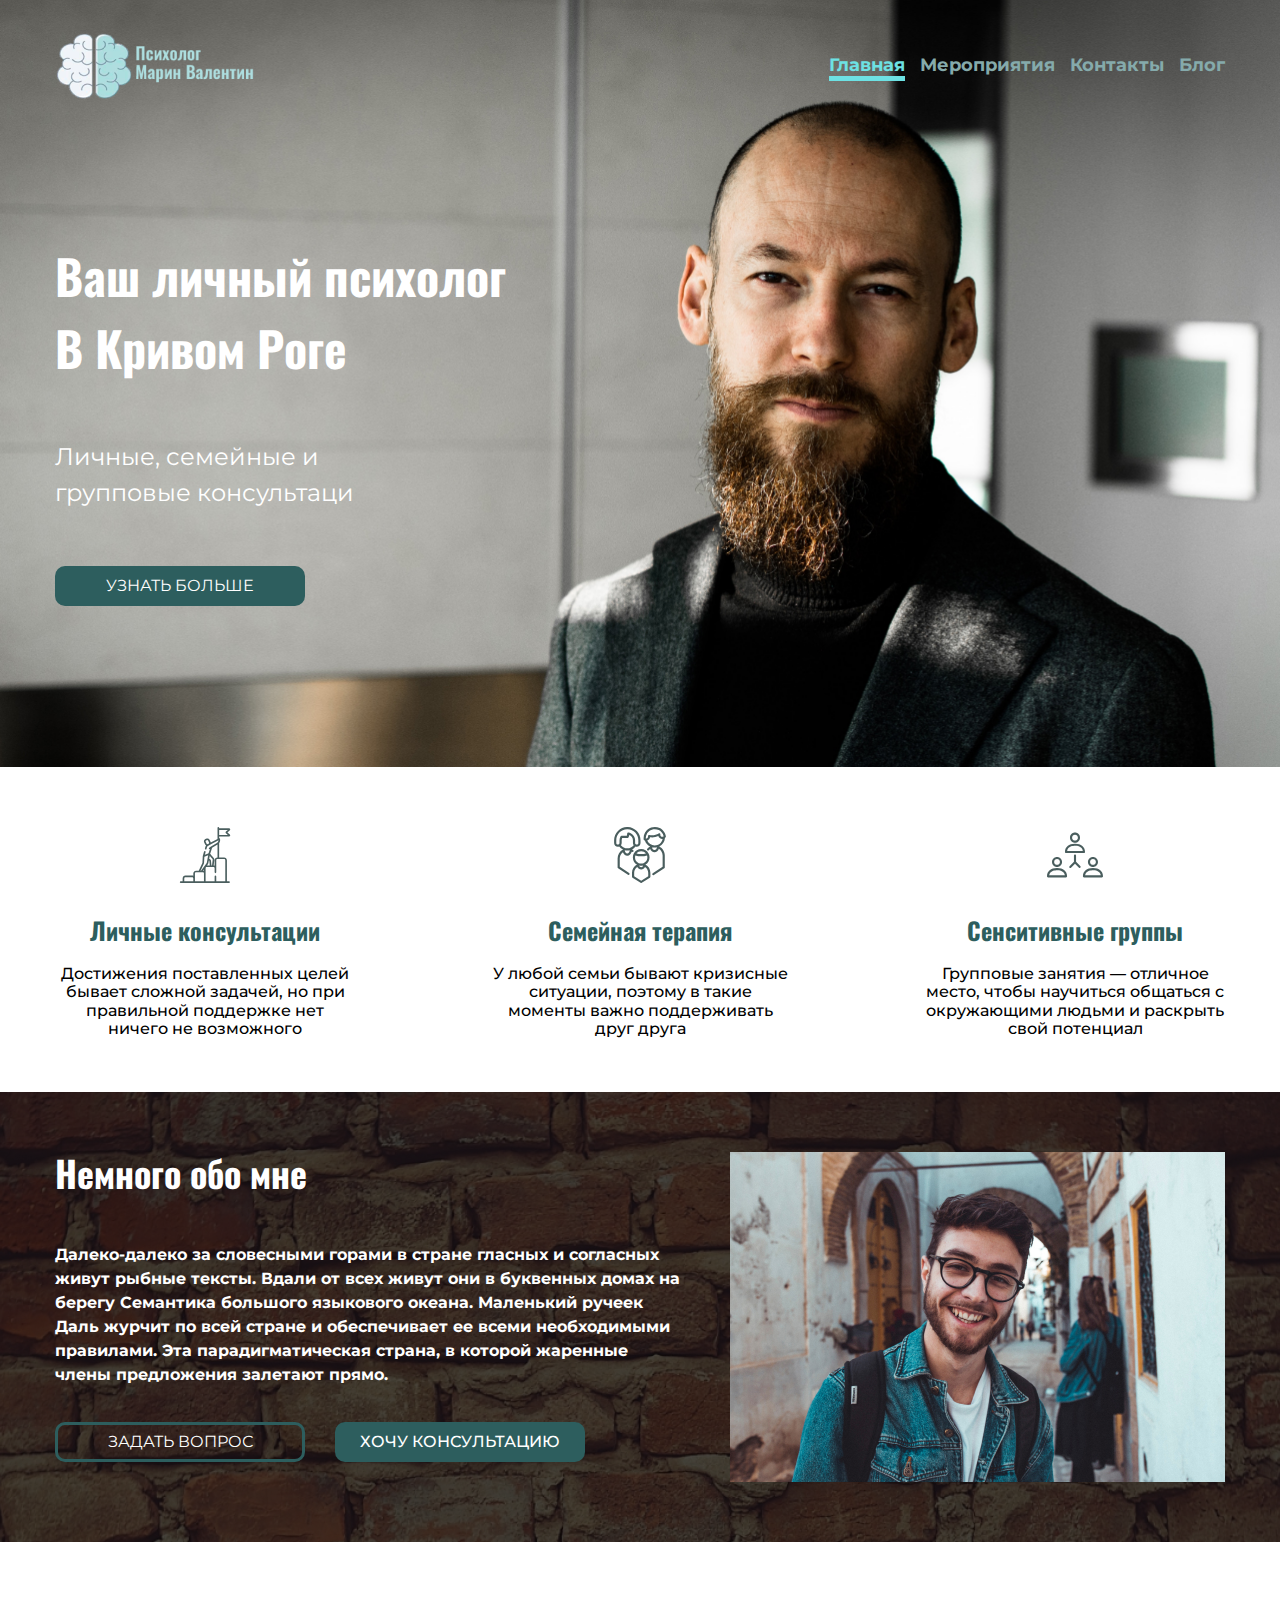
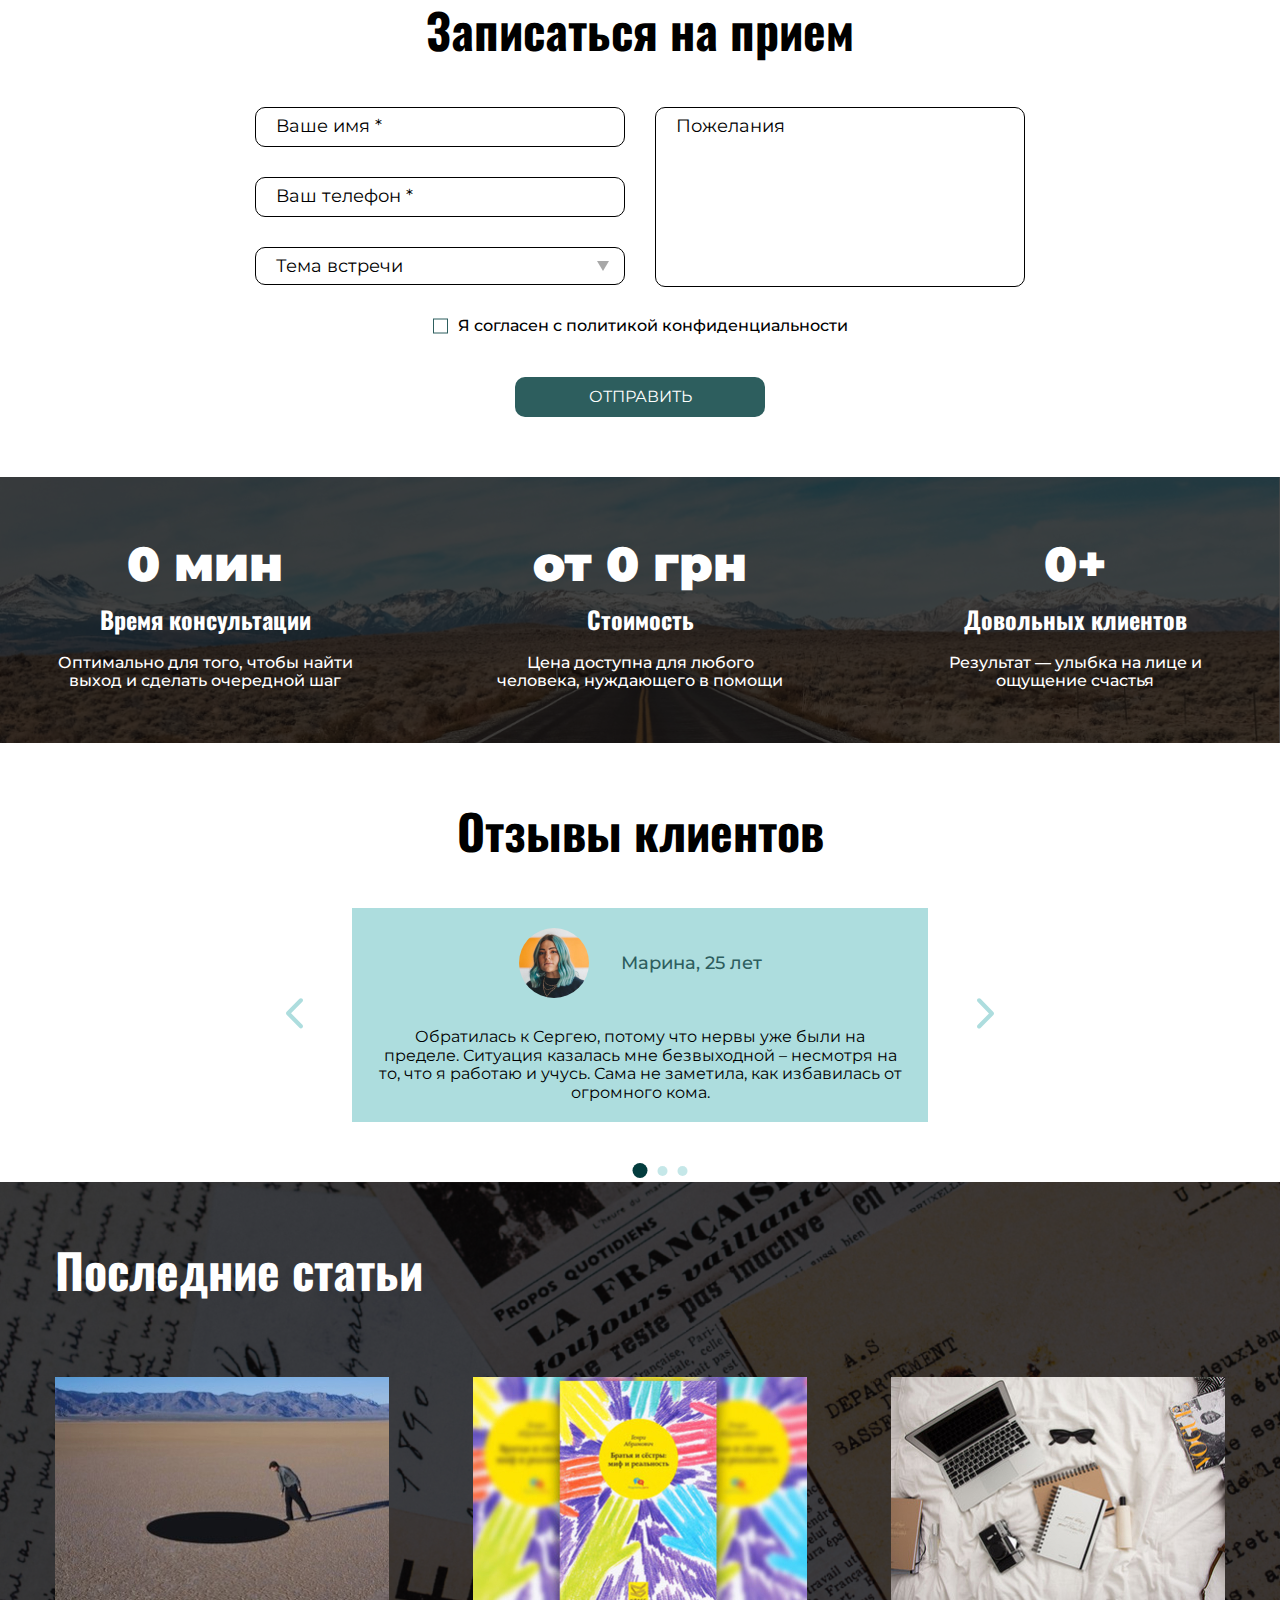
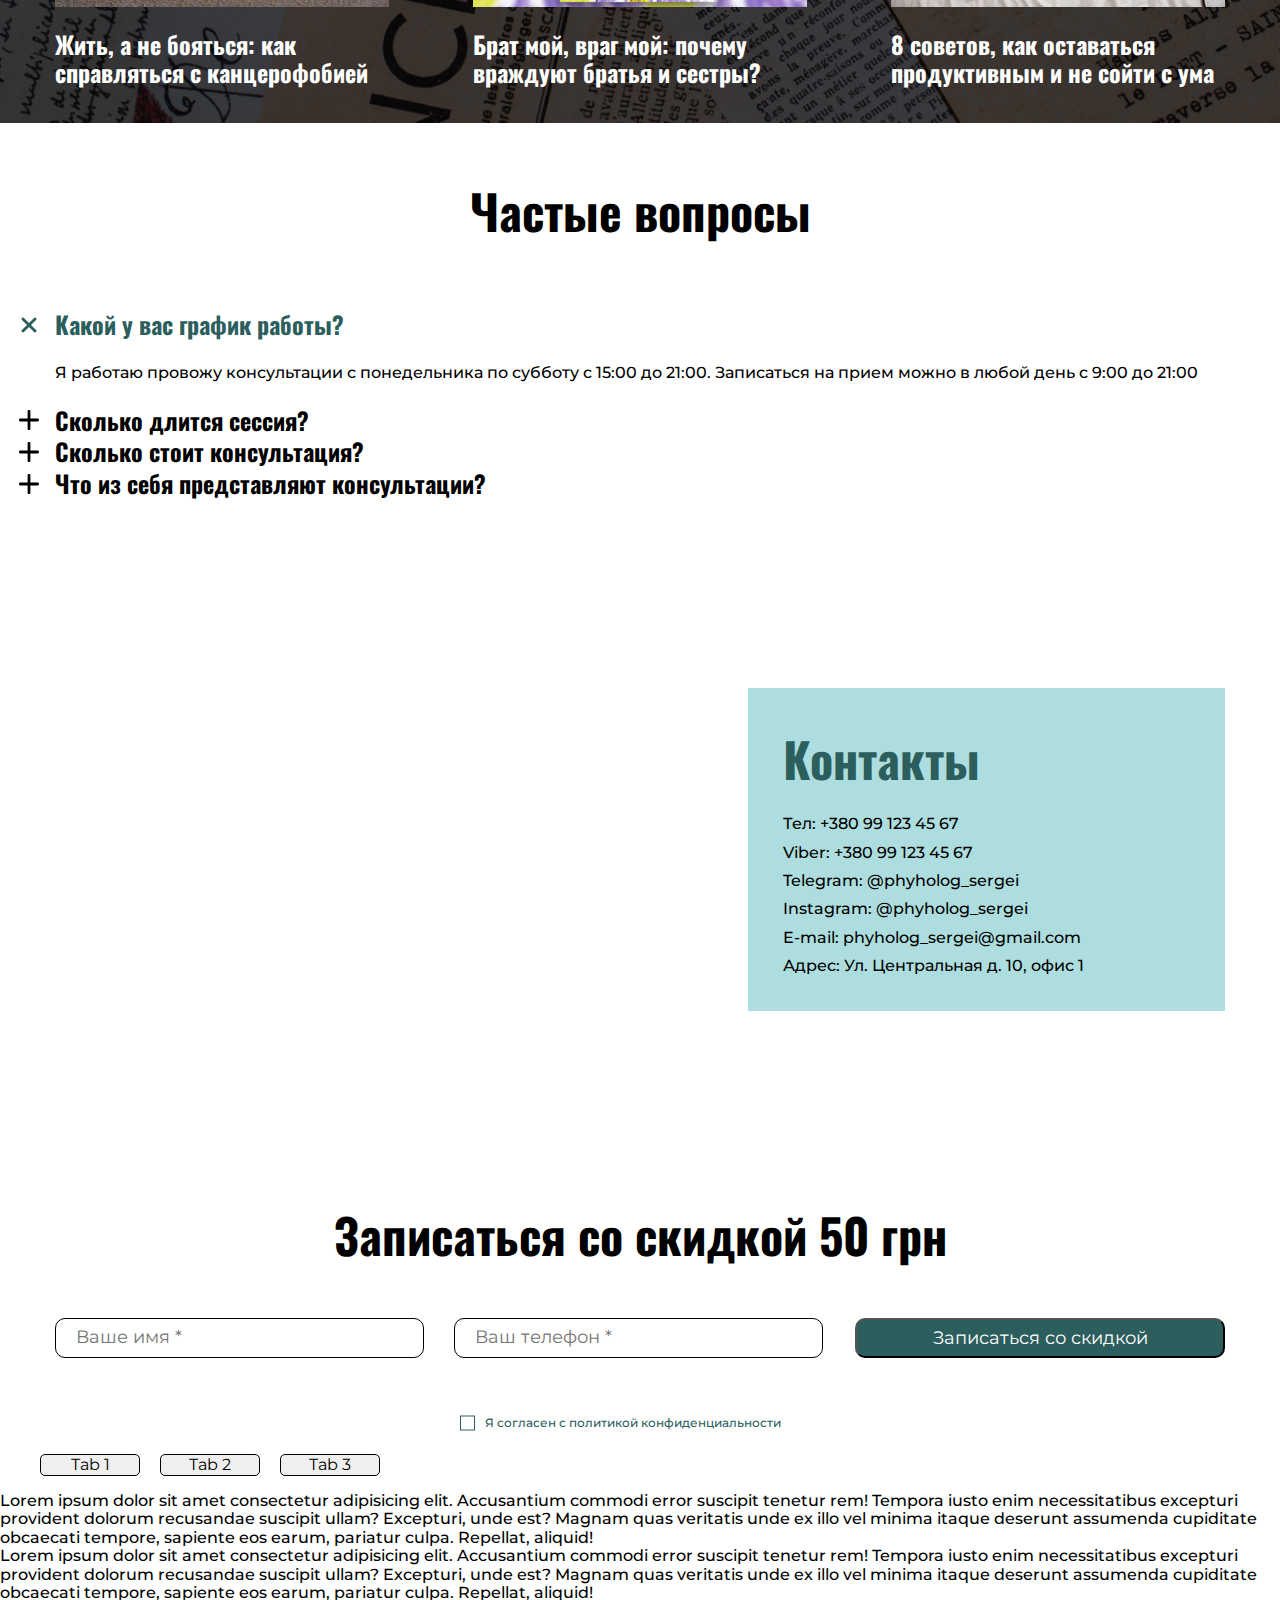
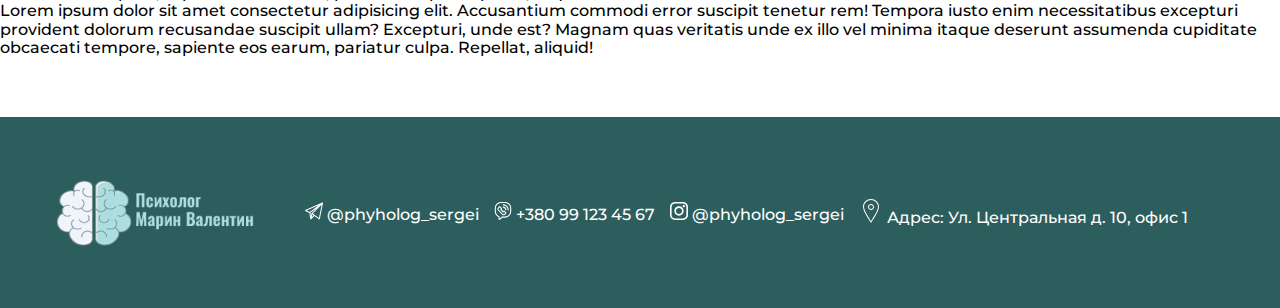
<file: index.html>
<!DOCTYPE html>
<html lang="ru">
  <head>
    <meta charset="UTF-8" />
    <meta http-equiv="X-UA-Compatible" content="IE=edge" />
    <meta name="viewport" content="width=device-width, initial-scale=1.0" />
    <title>First project</title>

    <link rel="stylesheet" href="css/normalize.css" />
    <link rel="stylesheet" href="css/style.css" />
    <link rel="stylesheet" href="css/dropdown.css" />
    <link rel="stylesheet" href="css/media.css" />
  </head>

  <body>
    <header class="header center">
      <a class="logo" href="#">
        <img src="img/logo.png" alt="лого моего сайта" />
      </a>
      <nav class="nav">
        <ul>
          <li><a href="#" class="nav__link nav__link--active">Главная</a></li>
          <li><a href="#" class="nav__link">Мероприятия</a></li>
          <li><a href="#contacts" class="nav__link">Контакты</a></li>
          <li><a href="#" class="nav__link">Блог</a></li>
        </ul>
      </nav>
    </header>
    <main>
      <div class="notification" id="test">
        Lorem ipsum dolor sit amet consectetur adipisicing elit. Id reiciendis
        quibusdam distinctio?
      </div>

      <section class="center offer">
        <h1 class="offer__title">Ваш личный психолог В Кривом Роге</h1>
        <p class="offer__desc">Личные, семейные и групповые консультаци</p>
        <button class="button">УЗНАТЬ больше</button>
      </section>

      <section class="center services">
        <article class="services__item">
          <div class="services__icon">
            <!-- <img src="img/goal.svg" alt="цель" /> -->
            <svg
              width="56"
              height="56"
              viewBox="0 0 56 56"
              fill="none"
              xmlns="http://www.w3.org/2000/svg"
            >
              <path
                d="M52.8375 7.52806L50.4445 5.42089L52.8375 3.31414C53.2096 2.98602 53.3369 2.4746 53.1622 2.01062C52.9866 1.5462 52.5529 1.24627 52.0569 1.24627H42.1542V0.820738C42.1542 0.367431 41.7868 0 41.3335 0C40.8801 0 40.5127 0.367431 40.5127 0.820738V11.8898L33.7721 15.55C33.7349 15.2535 33.646 14.9621 33.5055 14.6878L32.5557 12.8336C31.9037 11.5604 30.3374 11.0558 29.0651 11.7074L28.3307 12.0833C27.7137 12.3995 27.257 12.9361 27.0442 13.5958C26.8315 14.255 26.8883 14.9579 27.2045 15.5744L28.1542 17.429C28.376 17.8618 28.7037 18.2045 29.089 18.4446C28.5849 19.1235 28.3456 19.9583 28.0995 20.8256L27.9227 21.452C27.7992 21.8882 28.053 22.3419 28.4892 22.465C28.5635 22.4863 28.6387 22.4962 28.7126 22.4962C29.0707 22.4962 29.3996 22.2603 29.5022 21.8985L29.6791 21.2734C30.0388 20.0049 30.2597 19.3256 30.9629 18.9436L32.2237 18.2588L32.3792 18.1793C32.4309 18.1528 32.4792 18.1229 32.5284 18.0934L41.5142 13.2138C41.4574 14.3371 40.8528 15.3983 39.8573 16.0029L34.0139 19.5533C34.0071 19.5571 34.0002 19.561 33.9938 19.5653L32.175 20.6701C31.7879 20.9055 31.6645 21.4105 31.8999 21.7981C32.1216 22.1633 32.583 22.2932 32.9594 22.1099L31.5794 26.2816L30.5707 26.6951L27.8278 27.8192L28.6182 25.025C28.7413 24.5888 28.4879 24.1351 28.0517 24.0116C27.615 23.8877 27.1617 24.1419 27.0383 24.5781L25.7894 28.9946C25.7732 29.0514 25.7625 29.1138 25.7599 29.1732L25.4331 35.1768C25.4233 35.4058 25.472 35.8386 25.366 36.0621L21.7361 43.6986H19.0983C17.553 43.6986 16.296 44.9556 16.296 46.5005V48.8696C15.9423 48.7077 15.5496 48.6171 15.1356 48.6171H8.43685C6.89193 48.6171 5.63497 49.8736 5.63497 51.419V54.3584H3.66452C3.21121 54.3584 2.84378 54.7258 2.84378 55.1791C2.84378 55.6325 3.21121 55.9999 3.66452 55.9999H52.056C52.5093 55.9999 52.8768 55.6325 52.8768 55.1791C52.8768 54.7258 52.5093 54.3584 52.056 54.3584H49.9215V33.2034C49.9215 31.6584 48.6646 30.4015 47.1196 30.4015H42.1542V16.0832C43.0642 14.8498 43.4013 13.2331 42.9788 11.6967C42.9126 11.4553 42.7395 11.2571 42.5088 11.1592C42.3956 11.1109 42.2742 11.0896 42.1542 11.0943V9.59593H52.0565C52.5529 9.59593 52.9866 9.296 53.1617 8.83201C53.3369 8.36802 53.2096 7.85619 52.8375 7.52806V7.52806ZM28.6067 14.0999C28.6849 13.8577 28.8523 13.6603 29.0788 13.5445L29.8132 13.1686C29.9516 13.0976 30.0995 13.0639 30.2456 13.0639C30.5917 13.0639 30.9262 13.2531 31.0945 13.5817L32.0447 15.4364C32.2665 15.8696 32.1229 16.3947 31.7286 16.66L31.4611 16.8048L30.8967 17.0941C30.4297 17.3333 29.8547 17.1479 29.6154 16.6805L28.6652 14.8263C28.5494 14.5998 28.5285 14.3418 28.6067 14.0999V14.0999ZM26.9575 43.9511C26.6785 43.8238 26.3752 43.7405 26.0564 43.711L26.9575 42.5143V43.9511ZM30.8544 37.3378C31.2492 36.8649 31.3581 36.3124 31.4461 35.8672C31.4684 35.7613 31.8734 33.549 31.8734 33.549C31.8734 33.549 32.2566 33.7878 32.2968 33.8049C32.3246 33.8173 32.3442 33.8447 32.3472 33.8767L32.7937 38.4153H30.0431L30.8544 37.3378ZM35.7079 32.8077L35.0149 38.4115H34.4428L33.981 33.7161C33.922 33.1145 33.5537 32.5894 33.0141 32.3284L32.1887 31.805L32.7386 28.7574C32.7386 28.7574 35.0551 31.5093 35.1089 31.5794C35.5883 32.2028 35.7523 32.4523 35.7079 32.8077ZM26.8426 36.7798C27.0083 36.2808 27.0853 35.7728 27.0724 35.2563L27.3707 29.7807L31.1667 28.2251L30.4767 32.0472C30.4746 32.0575 30.4725 32.0682 30.4712 32.0784L29.9004 35.2388C29.826 35.566 29.7611 36.0625 29.5569 36.3321L24.0108 43.6986H23.5536L26.8426 36.7798ZM7.27645 51.4185C7.27645 50.7789 7.79683 50.2586 8.43685 50.2586H15.1356C15.7756 50.2586 16.2965 50.7789 16.2965 51.4185V54.3584H7.27645V51.4185ZM17.9375 51.4185V46.5005C17.9375 45.8605 18.4583 45.3401 19.0983 45.3401H25.7971C26.4371 45.3401 26.9575 45.8605 26.9575 46.5005V54.3584H17.9379V51.4185H17.9375ZM48.28 33.2034V54.3584H39.2605V49.4374C39.2605 48.9841 38.893 48.6167 38.4397 48.6167C37.986 48.6167 37.6186 48.9841 37.6186 49.4374V54.3584H28.599V41.2168C28.599 40.5772 29.1194 40.0568 29.7594 40.0568H36.4582C37.0982 40.0568 37.6186 40.5772 37.6186 41.2168V45.3311C37.6186 45.7845 37.986 46.1519 38.4393 46.1519C38.893 46.1519 39.26 45.7845 39.26 45.3311V33.2034C39.26 32.5633 39.7808 32.043 40.4209 32.043H41.3249C41.3275 32.043 41.3305 32.0434 41.3335 32.0434C41.336 32.0434 41.339 32.043 41.3416 32.043H47.1192C47.7592 32.043 48.28 32.5638 48.28 33.2034V33.2034ZM40.4209 30.4015C38.8759 30.4015 37.619 31.6584 37.619 33.2034V38.6678C37.325 38.5337 37.0046 38.4487 36.6675 38.4239L37.337 33.0098C37.4686 31.9545 36.9303 31.2551 36.4099 30.5784C36.3548 30.5066 33.1645 26.7186 33.1645 26.7186L35.1217 20.8013L40.5127 17.526V30.4015H40.4209ZM42.1542 7.95402V2.88818H50.8371L48.967 4.53478C48.7124 4.75908 48.5663 5.08208 48.5663 5.42131C48.5663 5.76055 48.7124 6.08354 48.967 6.30785L50.8371 7.95445H42.1542V7.95402Z"
                fill="#4A5E5E"
              />
            </svg>
          </div>
          <h2 class="services__title">Личные консультации</h2>
          <p class="services__desc">
            Достижения поставленных целей бывает сложной задачей, но при
            правильной поддержке нет ничего не возможного
          </p>
        </article>
        <article class="services__item">
          <div class="services__icon">
            <svg
              width="56"
              height="56"
              viewBox="0 0 56 56"
              fill="none"
              xmlns="http://www.w3.org/2000/svg"
            >
              <path
                d="M53.8726 9.20551C53.5014 7.16993 52.5714 5.27719 51.1829 3.73072C51.1802 3.72773 51.1776 3.72461 51.1749 3.72162C50.4637 2.91856 49.2851 1.81447 47.7097 1.11483L47.6738 1.09893C46.1533 0.369661 44.5216 0 42.8243 0C40.3142 0 37.9399 0.810265 35.9581 2.34341C35.9562 2.3449 35.9473 2.35197 35.9448 2.35374C34.2411 3.68411 33.1168 5.58515 32.9776 5.82733C32.9713 5.83793 32.9652 5.84866 32.9594 5.8594C32.0655 7.49814 31.5931 9.35569 31.5931 11.2313C31.5931 11.6208 31.6135 12.0151 31.654 12.4029C31.6917 12.7654 31.9086 13.0848 32.2313 13.2537C32.4357 13.3607 32.6494 13.4497 32.8689 13.5201C33.7438 16.1982 35.6548 18.3401 38.0842 19.5446C37.0428 20.0765 36.1075 20.7799 35.2984 21.64C34.8871 22.0773 34.9081 22.7654 35.3456 23.1768C35.7829 23.5881 36.471 23.567 36.8824 23.1296C37.2712 22.7162 37.6968 22.349 38.1557 22.0304C38.8139 23.8952 40.5103 25.2613 42.4397 25.2613H42.602C44.5347 25.2613 46.2294 23.7972 46.8487 21.8161C49.1446 23.2554 50.6134 25.8196 50.6134 28.5626V39.8561L40.7245 46.2729C40.2207 46.5997 40.0773 47.273 40.4043 47.7767C40.6125 48.0975 40.9613 48.2722 41.3173 48.2722C41.5202 48.2722 41.7253 48.2155 41.908 48.0969L52.2924 41.3587C52.6013 41.1582 52.7879 40.8149 52.7879 40.4466V28.5626C52.7879 24.7123 50.6384 21.2611 47.2414 19.539C50.4584 17.9335 52.7333 14.6929 52.9562 10.9187C53.263 10.6405 53.5298 10.3137 53.7432 9.94606C53.8733 9.72263 53.9191 9.45993 53.8726 9.20551ZM42.6021 23.087H42.4398C41.1387 23.087 40.0394 21.8258 40.0394 20.3329C40.0394 20.3142 40.0389 20.2958 40.038 20.2773C40.881 20.4989 41.7628 20.6162 42.6669 20.6162C43.4397 20.6162 44.1938 20.5301 44.9192 20.3668C44.8341 21.8368 43.7879 23.087 42.6021 23.087ZM42.6668 18.4417C39.3884 18.4417 36.4815 16.4888 35.2081 13.5614C36.7177 13.1344 37.8725 11.8536 38.116 10.2762C38.7647 10.3595 39.4221 10.4015 40.0816 10.4015C42.2931 10.4015 44.4235 9.93791 46.3315 9.05018C46.8232 10.7388 48.385 11.9763 50.2303 11.9763C50.3649 11.9763 50.4986 11.9695 50.6311 11.9562C49.8645 15.6501 46.5748 18.4417 42.6668 18.4417ZM50.2303 9.802C49.1908 9.802 48.345 8.95654 48.345 7.91714V7.31209C48.345 6.91647 48.1302 6.55211 47.7839 6.36062C47.4375 6.16899 47.0145 6.18082 46.6797 6.39133C44.7665 7.59232 42.485 8.22714 40.0815 8.22714C39.1416 8.22714 38.2079 8.12806 37.3064 7.93263C36.9853 7.86291 36.6496 7.94242 36.3936 8.14885C36.1377 8.35529 35.9888 8.66638 35.9888 8.99513V9.65468C35.9888 10.6939 35.1432 11.5395 34.1038 11.5395C34.0326 11.5395 33.9622 11.5356 33.8926 11.5279C33.8765 11.5254 33.8603 11.5234 33.8441 11.5217C33.8198 11.5185 33.7957 11.5145 33.7717 11.5103C33.7688 11.4171 33.7673 11.3241 33.7673 11.2314C33.7673 9.7229 34.1458 8.22958 34.8621 6.91198C34.8649 6.90668 34.8679 6.90152 34.8702 6.89758C34.8795 6.88086 35.8615 5.17838 37.2813 4.06899C37.2842 4.06668 37.2878 4.06396 37.2885 4.06342C38.8859 2.82764 40.8002 2.17448 42.8243 2.17448C44.1936 2.17448 45.5088 2.47224 46.7335 3.05949C46.7547 3.06968 46.7861 3.08395 46.8271 3.10203C48.0363 3.63912 48.9646 4.50837 49.5341 5.14862C49.5403 5.15596 49.5467 5.16316 49.5532 5.1705C50.5793 6.30897 51.2964 7.68053 51.6426 9.15985C51.287 9.56267 50.7727 9.802 50.2303 9.802ZM33.4068 37.6196C35.8705 36.1699 37.5277 33.4899 37.5277 30.4306C37.5277 29.0539 37.192 27.7538 36.5985 26.6083C36.5772 26.5602 36.5529 26.5144 36.5257 26.4709C35.1142 23.8677 32.3567 22.096 29.1931 22.096C26.0288 22.096 23.2707 23.8683 21.8596 26.4726C21.8333 26.515 21.8095 26.5597 21.7887 26.6065C21.1944 27.7524 20.8586 29.0531 20.8586 30.4306C20.8586 33.4894 22.515 36.1688 24.978 37.6186C21.9292 39.1947 19.998 42.3232 19.998 45.7855V49.751C19.998 50.1227 20.1879 50.4685 20.5014 50.6682L28.6093 55.8298C28.7875 55.9432 28.9903 55.9999 29.1932 55.9999C29.3949 55.9999 29.5966 55.9439 29.7739 55.8317L37.901 50.6971C38.218 50.4969 38.4093 50.1477 38.4075 49.7728L38.3884 45.7804C38.3718 42.3099 36.4426 39.1917 33.4068 37.6196ZM29.1931 24.2704C31.0855 24.2704 32.7811 25.128 33.9121 26.4751C32.447 26.8949 30.8404 27.1138 29.1933 27.1138C27.5458 27.1138 25.9389 26.8949 24.474 26.4751C25.605 25.128 27.3007 24.2704 29.1931 24.2704ZM23.0329 30.4306C23.0329 29.7243 23.1524 29.0452 23.3722 28.4128C25.1663 28.9874 27.1572 29.2883 29.1933 29.2883C31.2289 29.2883 33.2195 28.9874 35.0139 28.4128C35.2338 29.0452 35.3532 29.7243 35.3532 30.4306C35.3532 33.8273 32.5899 36.5908 29.1931 36.5908C25.7964 36.5908 23.0329 33.8273 23.0329 30.4306ZM31.1229 38.5398C30.987 39.5683 30.0849 40.2636 29.2686 40.2636H29.1362C28.2718 40.2636 27.3117 39.5324 27.1874 38.5213C27.8299 38.6806 28.5018 38.7652 29.1929 38.7652C29.857 38.7652 30.5033 38.6871 31.1229 38.5398ZM29.1954 53.6253L22.1723 49.1543V45.7857C22.1723 43.395 23.3803 41.2121 25.3355 39.9256C26.0149 41.4758 27.6164 42.4381 29.1362 42.4381H29.2686C30.9094 42.4381 32.3598 41.3703 32.9863 39.8867C34.9698 41.1656 36.2022 43.3656 36.2138 45.7908L36.2301 49.1808L29.1954 53.6253ZM21.3859 24.4414C21.7028 23.9313 21.5462 23.2609 21.0363 22.944C20.7053 22.7382 20.362 22.5516 20.0097 22.3856C21.3532 21.6987 22.5417 20.7149 23.4852 19.4843C23.8737 19.6191 24.2908 19.6925 24.7246 19.6925C26.8139 19.6925 28.5137 17.9927 28.5137 15.9034V13.2015C28.5137 9.76694 27.2016 6.51406 24.8194 4.04235C22.4439 1.57786 19.2547 0.146234 15.8394 0.0111442C15.8392 0.0111442 15.8388 0.0111442 15.8385 0.0111442C15.5417 -0.000271809 15.2654 -0.00298991 14.9937 0.00366943C11.5936 0.085756 8.38642 1.46193 5.96283 3.87859C3.47808 6.35613 2.10965 9.66718 2.10965 13.2017V15.9036C2.10965 17.9928 3.80941 19.6926 5.89882 19.6926C6.33263 19.6926 6.74958 19.6194 7.138 19.4845C8.17726 20.8401 9.51402 21.8962 11.0279 22.5858C7.67305 24.3501 5.59806 27.7654 5.59806 31.5473V40.4469C5.59806 40.8152 5.78452 41.1585 6.09357 41.359L15.9569 47.7589C16.1397 47.8775 16.3447 47.9342 16.5476 47.9342C16.9036 47.9342 17.2526 47.7594 17.4607 47.4387C17.7875 46.9349 17.6441 46.2616 17.1405 45.9349L7.77254 39.8564V31.5473C7.77254 29.0317 8.9439 26.722 10.9062 25.2316C11.5792 27.1845 13.3074 28.6519 15.2182 28.6519H15.3805C17.4558 28.6519 19.1122 26.7734 19.6955 24.6747C19.7603 24.7125 19.8246 24.7513 19.8883 24.7908C20.3985 25.108 21.0689 24.9513 21.3859 24.4414ZM8.58783 9.25009C7.88493 10.4439 7.51337 11.8103 7.51337 13.2017V15.9036C7.51337 16.4187 7.27091 16.8782 6.89405 17.174C6.8617 17.1951 6.83085 17.2176 6.8015 17.2416C6.54369 17.4162 6.23287 17.5181 5.89868 17.5181C5.00837 17.5181 4.28413 16.7939 4.28413 15.9036V13.2015C4.28413 7.16558 9.01145 2.32329 15.0458 2.17733C15.2714 2.17176 15.5031 2.17421 15.7542 2.18386C21.6896 2.41911 26.3391 7.25854 26.3391 13.2015V15.9034C26.3391 16.7938 25.6147 17.518 24.7244 17.518C24.3902 17.518 24.0792 17.4159 23.8213 17.2413C23.7921 17.2175 23.7613 17.1951 23.7291 17.174C23.3523 16.8782 23.1097 16.4185 23.1097 15.9034V13.2015C23.1097 9.36384 20.2508 6.04749 16.4596 5.48743C16.1615 5.44312 15.8586 5.52494 15.6231 5.71276C15.3876 5.90058 15.2404 6.17756 15.2167 6.4779C15.1571 7.23788 15.0193 7.98726 14.806 8.71449H9.52462C9.13961 8.71449 8.78313 8.91821 8.58783 9.25009ZM15.3805 26.4774H15.2182C13.9891 26.4774 12.7827 24.9853 12.7827 23.4649C12.7827 23.3711 12.7706 23.2789 12.7475 23.1904C13.5732 23.4004 14.4331 23.5098 15.3117 23.5098C16.1435 23.5098 16.9586 23.4116 17.7437 23.2232C17.6698 24.8041 16.4733 26.4774 15.3805 26.4774ZM15.3117 21.3353C12.7776 21.3353 10.4389 20.1816 8.90232 18.2108C9.39456 17.5714 9.68771 16.7709 9.68771 15.9034V13.2015C9.68771 12.4006 9.85813 11.6117 10.184 10.889H15.5907C16.0459 10.889 16.4528 10.6056 16.6106 10.1786C16.8824 9.44335 17.0875 8.68486 17.2239 7.91238C19.4007 8.70471 20.9353 10.813 20.9353 13.2015V15.9034C20.9353 16.7709 21.2285 17.5714 21.7209 18.2108C20.1845 20.1817 17.8458 21.3353 15.3117 21.3353Z"
                fill="#4A5E5E"
              />
            </svg>
          </div>
          <h2 class="services__title">Семейная терапия</h2>
          <p class="services__desc">
            У любой семьи бывают кризисные ситуации, поэтому в такие моменты
            важно поддерживать друг друга
          </p>
        </article>
        <article class="services__item">
          <div class="services__icon">
            <svg
              width="56"
              height="56"
              viewBox="0 0 56 56"
              fill="none"
              xmlns="http://www.w3.org/2000/svg"
            >
              <path
                d="M28 16.7155C21.8083 16.7155 17.9623 19.8853 17.9623 25.0204C17.9623 25.6039 18.4354 26.077 19.0189 26.077H36.9812C37.5647 26.077 38.0378 25.6039 38.0378 25.0204C38.0378 19.8959 34.1917 16.7155 28 16.7155ZM20.1495 23.9638C20.8468 19.2196 26.2672 18.8287 28 18.8287C29.7328 18.8287 35.1532 19.2196 35.8506 23.9638H20.1495Z"
                fill="#4A5E5E"
              />
              <path
                d="M28 5.62112C25.2281 5.62112 22.9811 7.86812 22.9811 10.64C22.987 13.4095 25.2305 15.653 28 15.6589C30.7719 15.6589 33.0189 13.4119 33.0189 10.64C33.0189 7.86812 30.7719 5.62112 28 5.62112ZM28 13.5457C26.3953 13.5457 25.0944 12.2447 25.0944 10.64C25.0944 9.03527 26.3953 7.73433 28 7.73433C29.6047 7.73433 30.9057 9.03527 30.9057 10.64C30.9057 12.2447 29.6047 13.5457 28 13.5457Z"
                fill="#4A5E5E"
              />
              <path
                d="M10.0377 41.0173C3.84604 41.0173 0 44.1871 0 49.3222C0 49.9058 0.473094 50.3788 1.0566 50.3788H19.0189C19.6024 50.3788 20.0755 49.9058 20.0755 49.3222C20.0755 44.1977 16.2294 41.0173 10.0377 41.0173ZM2.18717 48.2656C2.88453 43.5215 8.29434 43.1305 10.0377 43.1305C11.7811 43.1305 17.1909 43.5215 17.8883 48.2656H2.18717Z"
                fill="#4A5E5E"
              />
              <path
                d="M10.0377 29.923C7.26586 29.923 5.01886 32.17 5.01886 34.9419C5.02467 37.7114 7.26824 39.955 10.0377 39.9608C12.8096 39.9608 15.0566 37.7138 15.0566 34.9419C15.0566 32.17 12.8096 29.923 10.0377 29.923ZM10.0377 37.8476C8.43302 37.8476 7.13207 36.5466 7.13207 34.9419C7.13207 33.3372 8.43302 32.0362 10.0377 32.0362C11.6425 32.0362 12.9434 33.3372 12.9434 34.9419C12.9434 36.5466 11.6425 37.8476 10.0377 37.8476Z"
                fill="#4A5E5E"
              />
              <path
                d="M45.9623 41.0173C39.7706 41.0173 35.9245 44.1871 35.9245 49.3222C35.9245 49.9058 36.3976 50.3788 36.9811 50.3788H54.9434C55.5269 50.3788 56 49.9058 56 49.3222C56 44.1977 52.154 41.0173 45.9623 41.0173ZM38.1117 48.2656C38.8091 43.5215 44.2189 43.1305 45.9623 43.1305C47.7057 43.1305 53.1155 43.5215 53.8128 48.2656H38.1117Z"
                fill="#4A5E5E"
              />
              <path
                d="M45.9623 29.923C43.1904 29.923 40.9434 32.17 40.9434 34.9419C40.9492 37.7114 43.1928 39.955 45.9623 39.9608C48.7341 39.9608 50.9811 37.7138 50.9811 34.9419C50.9811 32.17 48.7341 29.923 45.9623 29.923ZM45.9623 37.8476C44.3575 37.8476 43.0566 36.5466 43.0566 34.9419C43.0566 33.3372 44.3575 32.0362 45.9623 32.0362C47.567 32.0362 48.8679 33.3372 48.8679 34.9419C48.8679 36.5466 47.567 37.8476 45.9623 37.8476Z"
                fill="#4A5E5E"
              />
              <path
                d="M33.4627 39.1894L29.0566 34.7622V28.5283C29.0566 27.9448 28.5835 27.4717 28 27.4717C27.4165 27.4717 26.9434 27.9448 26.9434 28.5283V34.7622L22.5374 39.1683C22.1201 39.5797 22.1154 40.2514 22.5268 40.6687C22.9382 41.0859 23.6099 41.0906 24.0272 40.6792L28 36.6958L31.9728 40.6792C32.4161 41.0588 33.0831 41.0072 33.4627 40.5639C33.8014 40.1684 33.8014 39.585 33.4627 39.1894Z"
                fill="#4A5E5E"
              />
            </svg>
          </div>
          <h2 class="services__title">Сенситивные группы</h2>
          <p class="services__desc">
            Групповые занятия — отличное место, чтобы научиться общаться с
            окружающими людьми и раскрыть свой потенциал
          </p>
        </article>
      </section>

      <section class="center about">
        <div class="about__content">
          <h2 class="about__title">Немного обо мне</h2>
          <p class="about__text">
            Далеко-далеко за словесными горами в стране гласных и согласных
            живут рыбные тексты. Вдали от всех живут они в буквенных домах на
            берегу Семантика большого языкового океана. Маленький ручеек Даль
            журчит по всей стране и обеспечивает ее всеми необходимыми
            правилами. Эта парадигматическая страна, в которой жаренные члены
            предложения залетают прямо.
          </p>
          <div class="about__buttons">
            <button class="button button--bordered">Задать вопрос</button>
            <a href="#" class="button">Хочу консультацию</a>
          </div>
        </div>
        <div class="about__photo">
          <img src="img/about-photo.jpg" alt="моё фото" />
        </div>
      </section>

      <section class="center appointment">
        <h2 class="appointment__title">Записаться на прием</h2>
        <form class="form">
          <input
            type="text"
            name=""
            class="form__input"
            placeholder="Ваше имя *"
          />
          <input
            type="tel"
            name=""
            class="form__input"
            placeholder="Ваш телефон *"
          />

          <div class="dropdown">
            <div class="dropdown__button">Тема встречи</div>

            <ul class="dropdown__list" multiple>
              <li class="dropdown__list-item" data-value="1">
                Как перестать чувствовать и начать жизнь?
              </li>
              <li class="dropdown__list-item" data-value="2">
                Как бросить человека, которого я не хочу оставлять?
              </li>
              <li class="dropdown__list-item" data-value="3">
                Как избавиться от зависти?
              </li>
              <li class="dropdown__list-item" data-value="4">
                Почему так сложно общаться с пожилыми родителями?
              </li>
            </ul>
          </div>

          <textarea
            name=""
            class="form__input form__input--textarea"
            placeholder="Пожелания"
          ></textarea>
          <label class="form__checkbox">
            <input type="checkbox" name="" class="visually-hidden" />
            <span class="form__checkbox_label"
              >Я согласен с политикой конфиденциальности</span
            >
          </label>
          <button type="submit" class="button">Отправить</button>
        </form>
      </section>

      <section class="center services services--counters">
        <article class="services__item">
          <div class="services__counter">
            <span id="num1" class="services__number" data-max="120">0</span> мин
          </div>
          <h2 class="services__title">Время консультации</h2>
          <p class="services__desc">
            Оптимально для того, чтобы найти выход и сделать очередной шаг
          </p>
        </article>
        <article class="services__item">
          <div class="services__counter">
            от
            <span id="num2" class="services__number" data-max="200">0</span> грн
          </div>
          <h2 class="services__title">Стоимость</h2>
          <p class="services__desc">
            Цена доступна для любого человека, нуждающего в помощи
          </p>
        </article>
        <article class="services__item">
          <div class="services__counter">
            <span id="num3" class="services__number" data-max="75">0</span>+
          </div>
          <h2 class="services__title">Довольных клиентов</h2>
          <p class="services__desc">
            Результат — улыбка на лице и ощущение счастья
          </p>
        </article>
      </section>

      <section class="center reviews">
        <h2 class="reviews__title">Отзывы клиентов</h2>

        <div class="slider">
          <button
            class="slider__arrow custom_slider__arrow custom_slider__arrow--prev"
          >
            <svg
              width="17"
              height="31"
              viewBox="0 0 17 31"
              fill="none"
              xmlns="http://www.w3.org/2000/svg"
            >
              <path
                d="M0.611637 13.8199L13.4349 0.791803C14.2506 -0.0373707 15.5731 -0.0373707 16.3885 0.791803C17.2038 1.62024 17.2038 2.96388 16.3885 3.79226L5.04186 15.3202L16.3881 26.8477C17.2035 27.6764 17.2035 29.02 16.3881 29.8484C15.5727 30.6772 14.2503 30.6772 13.4346 29.8484L0.611307 16.8201C0.203615 16.4056 0 15.8631 0 15.3202C0 14.7771 0.204012 14.2342 0.611637 13.8199Z"
              />
            </svg>
          </button>
          <div class="slider__list">
            <div class="slider__elem">
              <article class="reviews__item">
                <div class="reviews__photo">
                  <img src="img/reviews-girl.jpg" alt="Марина" />
                </div>
                <div class="reviews__name">Марина, 25 лет</div>
                <p class="reviews__text">
                  Обратилась к Сергею, потому что нервы уже были на пределе.
                  Ситуация казалась мне безвыходной – несмотря на то, что я
                  работаю и учусь. Сама не заметила, как избавилась от огромного
                  кома.
                </p>
              </article>
            </div>
            <div class="slider__elem">
              <article class="reviews__item">
                <div class="reviews__photo">
                  <img src="img/reviews-man.jpg" alt="Френки" />
                </div>
                <div class="reviews__name">Френки, 27 лет</div>
                <p class="reviews__text">
                  Мне было сложно решиться записаться на приём, казалось, что
                  это проявление слабости, что настоящие мужчины должны сами
                  решать свои проблемы.. Как хорошо, что я решился.
                </p>
              </article>
            </div>
            <div class="slider__elem">
              <article class="reviews__item">
                <div class="reviews__photo">
                  <img src="img/reviews-woman.jpg" alt="Оля" />
                </div>
                <div class="reviews__name">Оля, 76 лет</div>
                <p class="reviews__text">
                  Благодаря занятиям я стала выходить из дома и встречаться с
                  людьми, до этого была абсолютно замкнута и заперта в доме, не
                  было сил даже обратить внимание на себя или других.
                </p>
              </article>
            </div>
          </div>
          <button
            class="slider__arrow custom_slider__arrow custom_slider__arrow--next"
          >
            <svg
              width="17"
              height="31"
              viewBox="0 0 17 31"
              fill="none"
              xmlns="http://www.w3.org/2000/svg"
            >
              <path
                d="M16.3884 16.89L3.56511 29.9182C2.7494 30.7473 1.42686 30.7473 0.611538 29.9182C-0.203846 29.0897 -0.203846 27.7461 0.611538 26.9177L11.9581 15.3898L0.611868 3.86229C-0.203516 3.03352 -0.203516 1.69001 0.611868 0.86157C1.42725 0.0327972 2.74973 0.0327972 3.56544 0.86157L16.3887 13.8899C16.7964 14.3043 17 14.8469 17 15.3897C17 15.9328 16.796 16.4758 16.3884 16.89Z"
              />
            </svg>
          </button>
        </div>
      </section>

      <section class="center services services--articles">
        <h2 class="services__header">Последние статьи</h2>
        <article class="services__item">
          <div class="services__cover">
            <img
              src="img/news-1.jpg"
              alt="Жить, а не бояться: как справляться с канцерофобией"
              ht
            />
          </div>
          <h2 class="services__title">
            <a
              href="https://www.psychologies.ru/articles/jit-a-ne-boyatsya-kak-spravlyatsya-s-kantserofobiey/"
              target="_blank"
              rel="noopener noreferrer"
            >
              Жить, а не бояться: как справляться с канцерофобией</a
            >
          </h2>
        </article>
        <article class="services__item">
          <div class="services__cover">
            <img
              src="img/news-2.jpg"
              alt="Брат мой, враг мой: почему враждуют братья и сестры?"
            />
          </div>
          <h2 class="services__title">
            <a
              href="https://www.psychologies.ru/articles/brat-moy-vrag-moy/"
              target="_blank"
              rel="noopener noreferrer"
            >
              Брат мой, враг мой: почему враждуют братья и сестры?
            </a>
          </h2>
        </article>
        <article class="services__item">
          <div class="services__cover">
            <img
              src="img/news-3.jpg"
              alt="8 советов, как оставаться продуктивным и не сойти с ума"
            />
          </div>
          <h2 class="services__title">
            <a
              href="https://www.psychologies.ru/articles/8-sovetov-kak-ostavatsya-produktivnyim-i-ne-soyti-s-uma/"
              target="_blank"
              rel="noopener noreferrer"
            >
              8 советов, как оставаться продуктивным и не сойти с ума
            </a>
          </h2>
        </article>
      </section>

      <section class="center faq">
        <h2 class="faq__title">Частые вопросы</h2>

        <details class="dropdown" open>
          <summary class="dropdown__title">
            <svg
              width="20"
              height="20"
              viewBox="0 0 20 20"
              fill="none"
              xmlns="http://www.w3.org/2000/svg"
            >
              <path
                d="M18.9146 8.6046H11.3953V1.08527C11.3953 0.742732 10.9302 0 9.99996 0C9.06974 0 8.6046 0.742772 8.6046 1.08527V8.60464H1.08527C0.742772 8.6046 0 9.06973 0 9.99992C0 10.9301 0.742772 11.3953 1.08527 11.3953H8.60464V18.9146C8.60464 19.2571 9.06974 19.9999 10 19.9999C10.9303 19.9999 11.3954 19.2571 11.3954 18.9146V11.3953H18.9147C19.2572 11.3953 20 10.9302 20 9.99992C20 9.06965 19.2571 8.6046 18.9146 8.6046Z"
              />
            </svg>
            Какой у вас график работы?
          </summary>
          <p class="dropdown__text">
            Я работаю провожу консультации с понедельника по субботу с 15:00 до
            21:00. Записаться на прием можно в любой день с 9:00 до 21:00
          </p>
        </details>
        <details class="dropdown">
          <summary class="dropdown__title">
            <svg
              width="20"
              height="20"
              viewBox="0 0 20 20"
              fill="none"
              xmlns="http://www.w3.org/2000/svg"
            >
              <path
                d="M18.9146 8.6046H11.3953V1.08527C11.3953 0.742732 10.9302 0 9.99996 0C9.06974 0 8.6046 0.742772 8.6046 1.08527V8.60464H1.08527C0.742772 8.6046 0 9.06973 0 9.99992C0 10.9301 0.742772 11.3953 1.08527 11.3953H8.60464V18.9146C8.60464 19.2571 9.06974 19.9999 10 19.9999C10.9303 19.9999 11.3954 19.2571 11.3954 18.9146V11.3953H18.9147C19.2572 11.3953 20 10.9302 20 9.99992C20 9.06965 19.2571 8.6046 18.9146 8.6046Z"
              />
            </svg>
            Сколько длится сессия?
          </summary>
          <p class="dropdown__text">
            Продолжительность сессии зависит от количества зачётов и экзаменов.
            Обычно их ставят через 3-4 дня, поэтому сессия в среднем занимает
            2-3 недели.
          </p>
        </details>
        <details class="dropdown">
          <summary class="dropdown__title">
            <svg
              width="20"
              height="20"
              viewBox="0 0 20 20"
              fill="none"
              xmlns="http://www.w3.org/2000/svg"
            >
              <path
                d="M18.9146 8.6046H11.3953V1.08527C11.3953 0.742732 10.9302 0 9.99996 0C9.06974 0 8.6046 0.742772 8.6046 1.08527V8.60464H1.08527C0.742772 8.6046 0 9.06973 0 9.99992C0 10.9301 0.742772 11.3953 1.08527 11.3953H8.60464V18.9146C8.60464 19.2571 9.06974 19.9999 10 19.9999C10.9303 19.9999 11.3954 19.2571 11.3954 18.9146V11.3953H18.9147C19.2572 11.3953 20 10.9302 20 9.99992C20 9.06965 19.2571 8.6046 18.9146 8.6046Z"
              />
            </svg>
            Сколько стоит консультация?
          </summary>
          <p class="dropdown__text">
            Достаточно бюджетным будет вариант обратиться за помощью к
            начинающему специалисту. Как правило студенты или начинающие
            психологи берут за приём практически символическую плату.
          </p>
        </details>
        <details class="dropdown">
          <summary class="dropdown__title">
            <svg
              width="20"
              height="20"
              viewBox="0 0 20 20"
              fill="none"
              xmlns="http://www.w3.org/2000/svg"
            >
              <path
                d="M18.9146 8.6046H11.3953V1.08527C11.3953 0.742732 10.9302 0 9.99996 0C9.06974 0 8.6046 0.742772 8.6046 1.08527V8.60464H1.08527C0.742772 8.6046 0 9.06973 0 9.99992C0 10.9301 0.742772 11.3953 1.08527 11.3953H8.60464V18.9146C8.60464 19.2571 9.06974 19.9999 10 19.9999C10.9303 19.9999 11.3954 19.2571 11.3954 18.9146V11.3953H18.9147C19.2572 11.3953 20 10.9302 20 9.99992C20 9.06965 19.2571 8.6046 18.9146 8.6046Z"
              />
            </svg>
            Что из себя представляют консультации?
          </summary>
          <p class="dropdown__text">
            Мы оказываем ТОЛЬКО предсказательные услуги! И мы не имеем ни
            времени ни возможностей вести переписку не по существу наших
            основных услуг!
          </p>
        </details>
      </section>

      <section id="contacts" class="contacts center">
        <div class="contacts__map">
          <!-- <img src="img/map.jpg" alt="карта" /> -->
          <iframe
            src="https://www.google.com/maps/embed?pb=!1m18!1m12!1m3!1d2536.8635678418573!2d30.247643900000007!3d50.5181053!2m3!1f0!2f0!3f0!3m2!1i1024!2i768!4f13.1!3m3!1m2!1s0x472b33cd9968da9d%3A0xf3b283d085306afa!2sTsentralna%20St%2C%2010%2C%20Irpin%2C%20Kyivs&#39;ka%20oblast%2C%2008200!5e0!3m2!1sen!2sua!4v1672819738309!5m2!1sen!2sua"
            width="600"
            height="450"
            style="border: 0"
            allowfullscreen=""
            loading="lazy"
            referrerpolicy="no-referrer-when-downgrade"
          ></iframe>
        </div>
        <div class="contacts__content">
          <h2 class="contacts__title">Контакты</h2>
          <ui class="contacts__list">
            <li>
              <a class="contacts__link" href="tel:380991234567"
                >Тел: +380 99 123 45 67</a
              >
            </li>
            <li>
              <a class="contacts__link" href="viber://chat?number=380991234567"
                >Viber: +380 99 123 45 67</a
              >
            </li>
            <li>
              <a
                class="contacts__link"
                href="https://telegram.me/share/url?url=@phyholog_sergei"
                >Telegram: @phyholog_sergei</a
              >
            </li>
            <li>
              <a
                class="contacts__link"
                href="https://www.instagram.com/phyholog"
                target="_blank"
                rel="nofollow"
                >Instagram: @phyholog_sergei</a
              >
            </li>
            <li>
              <a class="contacts__link" href="mailto:phyholog_sergei@gmail.com"
                >E-mail: phyholog_sergei@gmail.com</a
              >
            </li>
            <li>
              <a
                class="contacts__link"
                href="https://goo.gl/maps/aSPc84XBJMxmcj7k8"
                target="_blank"
                rel="nofollow"
                >Адрес: Ул. Центральная д. 10, офис 1</a
              >
            </li>
          </ui>
        </div>
      </section>

      <section class="discount center">
        <div class="discount__title">
          <p>Записаться со скидкой 50 грн</p>
        </div>

        <form class="discount__form">
          <input
            type="text"
            class="discount__form_input"
            class="form__input"
            placeholder="Ваше имя *"
          />
          <input
            type="number"
            class="discount__form_input"
            placeholder="Ваш телефон *"
          />
          <button type="submit" class="discount__form_button">
            Записаться со скидкой
          </button>
        </form>
        <label class="form__checkbox">
          <input type="checkbox" name="" class="visually-hidden" />
          <span class="form__checkbox_label"
            >Я согласен с политикой конфиденциальности</span
          >
        </label>
      </section>

      <div class="tabs" id="tabs1">
        <div class="tabs__item " title="Tab 1">
          Lorem ipsum dolor sit amet consectetur adipisicing elit. Accusantium
          commodi error suscipit tenetur rem! Tempora iusto enim necessitatibus
          excepturi provident dolorum recusandae suscipit ullam? Excepturi, unde
          est? Magnam quas veritatis unde ex illo vel minima itaque deserunt
          assumenda cupiditate obcaecati tempore, sapiente eos earum, pariatur
          culpa. Repellat, aliquid!
        </div>
        <div class="tabs__item" title="Tab 2">
          Lorem ipsum dolor sit amet consectetur adipisicing elit. Accusantium
          commodi error suscipit tenetur rem! Tempora iusto enim necessitatibus
          excepturi provident dolorum recusandae suscipit ullam? Excepturi, unde
          est? Magnam quas veritatis unde ex illo vel minima itaque deserunt
          assumenda cupiditate obcaecati tempore, sapiente eos earum, pariatur
          culpa. Repellat, aliquid!
        </div>
        <div class="tabs__item" title="Tab 3">
          Lorem ipsum dolor sit amet consectetur adipisicing elit. Accusantium
          commodi error suscipit tenetur rem! Tempora iusto enim necessitatibus
          excepturi provident dolorum recusandae suscipit ullam? Excepturi, unde
          est? Magnam quas veritatis unde ex illo vel minima itaque deserunt
          assumenda cupiditate obcaecati tempore, sapiente eos earum, pariatur
          culpa. Repellat, aliquid!
        </div>
      </div>
    </main>

    <footer class="footer center">
      <a class="logo" href="#">
        <img src="img/logo.png" alt="лого" />
      </a>
      <ul class="footer__contacts">
        <li>
          <a
            class="footer__link"
            href="https://telegram.me/share/url?url=@vladpovelitsa"
          >
            <svg
              width="18"
              height="18"
              viewBox="0 0 18 18"
              fill="none"
              xmlns="http://www.w3.org/2000/svg"
            >
              <g clip-path="url(#clip0_49_25)">
                <path
                  d="M17.866 0.721609C17.7103 0.547235 17.4645 0.500478 17.261 0.589422L0.315832 8.00733C0.128099 8.0896 0.00470168 8.27347 0.000131413 8.47878C-0.00443886 8.68373 0.110521 8.87287 0.294738 8.96358L4.34083 10.9534L5.34911 17.0023C5.3818 17.2319 5.56215 17.4165 5.79699 17.4499C5.96574 17.4741 6.13344 17.4147 6.24945 17.2952L9.44372 14.1009L14.002 17.3571C14.1483 17.4611 14.3367 17.484 14.5027 17.4182C14.6689 17.3525 14.7906 17.2066 14.8257 17.0312L17.9898 1.17582C18.0211 1.01868 17.9806 0.85028 17.866 0.721609ZM4.75849 9.98345L1.77902 8.51815L13.5499 3.36534L4.75849 9.98345ZM6.40871 11.5511L5.91828 14.0032L5.38918 10.8286L11.8568 5.95985L6.55249 11.2821C6.47796 11.3566 6.42839 11.4537 6.40871 11.5511ZM6.72968 15.3233L7.28303 12.5576L8.57361 13.4794L6.72968 15.3233ZM13.9511 16.0243L7.73795 11.5866L16.6138 2.6812L13.9511 16.0243Z"
                  fill="white"
                />
              </g>
              <defs>
                <clipPath id="clip0_49_25">
                  <rect width="18" height="18" fill="white" />
                </clipPath>
              </defs>
            </svg>

            @phyholog_sergei</a
          >
        </li>
        <li>
          <a class="footer__link" href="viber://chat?number=380991234567">
            <svg
              width="18"
              height="18"
              viewBox="0 0 18 18"
              fill="none"
              xmlns="http://www.w3.org/2000/svg"
            >
              <g clip-path="url(#clip0_49_20)">
                <path
                  d="M17.2436 6.35298C17.2437 4.66246 16.5811 3.06889 15.378 1.86575C14.1748 0.662613 12.5813 0 10.8906 0H7.12642C7.12628 0 7.12628 0 7.12628 0C5.4359 0 3.84219 0.662613 2.63919 1.86562C1.43605 3.06889 0.773438 4.66246 0.773438 6.35298V9.31187C0.773438 10.6212 1.17279 11.8805 1.92838 12.954C2.59497 13.901 3.49146 14.6408 4.53667 15.1098V16.8094C4.53667 17.6881 5.02872 18 5.45004 18C5.75107 18 6.05209 17.8514 6.34515 17.5585L8.23865 15.665L10.8907 15.6649C12.5813 15.6649 14.1748 15.0022 15.378 13.7992C16.5811 12.5961 17.2437 11.0024 17.2437 9.31187L17.2436 6.35298ZM10.8907 14.6102L8.02029 14.6103C7.88036 14.6103 7.74632 14.6658 7.64745 14.7647L5.59946 16.8127C5.59685 16.8154 5.5941 16.818 5.59135 16.8206C5.59135 16.8169 5.59135 16.8131 5.59135 16.8094V14.7578C5.59135 14.539 5.45636 14.3431 5.25201 14.2651C3.20416 13.4837 1.82826 11.4931 1.82826 9.31187V6.35298C1.82826 4.94412 2.38115 3.61533 3.38503 2.61131C4.3889 1.60757 5.71756 1.05469 7.12642 1.05469H10.8906C12.2995 1.05469 13.6283 1.60757 14.6321 2.61145C15.6362 3.61546 16.189 4.94426 16.1889 6.35298L16.189 9.31187C16.1889 12.2334 13.8121 14.6102 10.8907 14.6102Z"
                  fill="white"
                />
                <path
                  d="M10.4109 8.62508C10.2051 8.41908 9.87122 8.41908 9.66522 8.62508L9.23923 9.05093L7.58853 7.40038L8.01453 6.97452C8.11341 6.87564 8.16902 6.74147 8.16902 6.60153C8.16902 6.46173 8.11341 6.32756 8.01453 6.22868L6.01749 4.23164C5.91861 4.13277 5.78458 4.07715 5.64464 4.07715C5.50484 4.07715 5.37067 4.13277 5.27179 4.23164L3.87378 5.62965C3.11778 6.38565 3.11778 7.61598 3.87392 8.37239L8.26721 12.766C8.63251 13.1311 9.11962 13.3322 9.63858 13.3322C10.1577 13.3322 10.6448 13.1311 11.0101 12.766L12.4081 11.3681C12.507 11.2691 12.5626 11.135 12.5626 10.9951C12.5626 10.8553 12.507 10.7211 12.4081 10.6223L10.4109 8.62508ZM10.2643 12.02C10.0982 12.186 9.87602 12.2775 9.63858 12.2775C9.40114 12.2775 9.17894 12.186 9.01291 12.02L4.61975 7.62656C4.27478 7.28159 4.27464 6.72018 4.61962 6.37535L5.64464 5.35019L6.89585 6.60153L6.46985 7.02739C6.37097 7.12627 6.31536 7.26044 6.31536 7.40024C6.31536 7.54018 6.37097 7.67421 6.46985 7.77322L8.86624 10.1696C9.07224 10.3755 9.40608 10.3756 9.61208 10.1696L10.0381 9.74376L11.2893 10.995L10.2643 12.02Z"
                  fill="white"
                />
                <path
                  d="M9.13651 2.33301C8.84523 2.33301 8.60916 2.56908 8.60916 2.86035C8.60916 3.15149 8.84523 3.3877 9.13651 3.3877C10.3434 3.3877 11.4781 3.85764 12.3315 4.71114C13.185 5.5645 13.6549 6.69911 13.6549 7.9061C13.6549 8.19724 13.891 8.43344 14.1823 8.43344C14.4734 8.43344 14.7096 8.19737 14.7096 7.9061C14.7096 6.41745 14.1299 5.01793 13.0773 3.9653C12.0247 2.91267 10.6252 2.33301 9.13651 2.33301Z"
                  fill="white"
                />
                <path
                  d="M11.3956 7.9059C11.3956 8.19704 11.6318 8.43324 11.9229 8.43324C12.2142 8.43324 12.4503 8.19704 12.4503 7.9059C12.4503 6.07874 10.9637 4.59229 9.13651 4.59229C8.84523 4.59229 8.60916 4.82835 8.60916 5.11963C8.60916 5.4109 8.84523 5.64697 9.13651 5.64697C10.3822 5.64697 11.3956 6.66032 11.3956 7.9059Z"
                  fill="white"
                />
              </g>
              <defs>
                <clipPath id="clip0_49_20">
                  <rect width="18" height="18" fill="white" />
                </clipPath>
              </defs>
            </svg>

            +380 99 123 45 67</a
          >
        </li>
        <li>
          <a
            class="footer__link"
            href="https://www.instagram.com/vladpovelitsa/"
            target="_blank"
            rel="nofollow"
          >
            <svg
              width="18"
              height="18"
              viewBox="0 0 18 18"
              fill="none"
              xmlns="http://www.w3.org/2000/svg"
            >
              <g clip-path="url(#clip0_49_0)">
                <path
                  d="M13.0325 0H4.96721C2.22829 0 0 2.2284 0 4.96732V13.0326C0 15.7716 2.22829 17.9999 4.96721 17.9999H13.0325C15.7716 17.9999 17.9999 15.7715 17.9999 13.0326V4.96732C18 2.2284 15.7716 0 13.0325 0ZM16.403 13.0326C16.403 14.891 14.891 16.4029 13.0326 16.4029H4.96721C3.1089 16.403 1.59704 14.891 1.59704 13.0326V4.96732C1.59704 3.10901 3.1089 1.59704 4.96721 1.59704H13.0325C14.8909 1.59704 16.4029 3.10901 16.4029 4.96732V13.0326H16.403Z"
                  fill="white"
                />
                <path
                  d="M8.99993 4.36182C6.44244 4.36182 4.36182 6.44244 4.36182 8.99993C4.36182 11.5573 6.44244 13.6378 8.99993 13.6378C11.5574 13.6378 13.6381 11.5573 13.6381 8.99993C13.6381 6.44244 11.5574 4.36182 8.99993 4.36182ZM8.99993 12.0407C7.32315 12.0407 5.95885 10.6766 5.95885 8.99983C5.95885 7.32294 7.32304 5.95875 8.99993 5.95875C10.6768 5.95875 12.041 7.32294 12.041 8.99983C12.041 10.6766 10.6767 12.0407 8.99993 12.0407Z"
                  fill="white"
                />
                <path
                  d="M13.8326 3.00781C13.5249 3.00781 13.2226 3.13238 13.0053 3.35064C12.787 3.56784 12.6614 3.87021 12.6614 4.17897C12.6614 4.48678 12.7871 4.78904 13.0053 5.0073C13.2225 5.2245 13.5249 5.35013 13.8326 5.35013C14.1414 5.35013 14.4427 5.2245 14.6609 5.0073C14.8792 4.78904 15.0037 4.48667 15.0037 4.17897C15.0037 3.87021 14.8792 3.56784 14.6609 3.35064C14.4437 3.13238 14.1414 3.00781 13.8326 3.00781Z"
                  fill="white"
                />
              </g>
              <defs>
                <clipPath id="clip0_49_0">
                  <rect width="18" height="18" fill="white" />
                </clipPath>
              </defs>
            </svg>
            @phyholog_sergei</a
          >
        </li>
        <li>
          <a
            class="footer__link"
            href="https://goo.gl/maps/aSPc84XBJMxmcj7k8"
            target="_blank"
            rel="nofollow"
          >
            <svg
              width="24"
              height="24"
              xmlns="http://www.w3.org/2000/svg"
              fill-rule="evenodd"
              clip-rule="evenodd"
            >
              <path
                d="M12 10c-1.104 0-2-.896-2-2s.896-2 2-2 2 .896 2 2-.896 2-2 2m0-5c-1.657 0-3 1.343-3 3s1.343 3 3 3 3-1.343 3-3-1.343-3-3-3m-7 2.602c0-3.517 3.271-6.602 7-6.602s7 3.085 7 6.602c0 3.455-2.563 7.543-7 14.527-4.489-7.073-7-11.072-7-14.527m7-7.602c-4.198 0-8 3.403-8 7.602 0 4.198 3.469 9.21 8 16.398 4.531-7.188 8-12.2 8-16.398 0-4.199-3.801-7.602-8-7.602"
                fill="white"
              />
            </svg>
            Адрес: Ул. Центральная д. 10, офис 1</a
          >
        </li>
      </ul>


    </footer>

    <script src="js/main.js"></script>
    <script src="js/dropdown.js"></script>
    <script src="/js/slider.js"></script>

    <!-- <script src="/js/tabs_01.js"></script> -->
    <script src="/js/tabs_02.js"></script>
    <!-- <script src="js/homework.js"></script> -->
  </body>
</html>
</file>
<file: css/style.css>
@font-face {
 font-family: Montserrat;
 src: url('../fonts/Montserrat/Montserrat-Regular.ttf');
 src: url('../fonts/Montserrat/Montserrat-Regular.woff'),
  url('../fonts/Montserrat/Montserrat-Regular.woff2'),
  url('../fonts/Montserrat/Montserrat-Regular.eot');
 font-weight: 400;
}
@font-face {
 font-family: Montserrat;
 src: url('../fonts/Montserrat/Montserrat-Medium.ttf');
 src: url('../fonts/Montserrat/Montserrat-Medium.woff'),
  url('../fonts/Montserrat/Montserrat-Medium.woff2'),
  url('../fonts/Montserrat/Montserrat-Medium.eot');
 font-weight: 500;
}
@font-face {
 font-family: Montserrat;
 src: url('../fonts/Montserrat/Montserrat-Bold.ttf');
 src: url('../fonts/Montserrat/Montserrat-Bold.woff'),
  url('../fonts/Montserrat/Montserrat-Bold.woff2'),
  url('../fonts/Montserrat/Montserrat-Bold.eot');
 font-weight: 700;
}
@font-face {
 font-family: Montserrat;
 src: url('../fonts/Montserrat/Montserrat-Black.ttf');
 src: url('../fonts/Montserrat/Montserrat-Black.woff'),
  url('../fonts/Montserrat/Montserrat-Black.woff2'),
  url('../fonts/Montserrat/Montserrat-Black.eot');
 font-weight: 900;
}
@font-face {
 font-family: Oswald;
 src: url('../fonts/Oswald/Oswald-Bold.ttf');
 src: url('../fonts/Oswald/Oswald-Bold.woff'),
  url('../fonts/Oswald/Oswald-Bold.woff2'),
  url('../fonts/Oswald/Oswald-Bold.eot');
 font-weight: 700;
}
* {
 box-sizing: border-box;
}
body {
 font-family: 'Montserrat', sans-serif;
 font-size: 16px;
 font-weight: 500;
}
h1,
h2,
h3,
h4,
h5,
h6 {
 font-family: 'Oswald', sans-serif;
}
img {
 max-width: 100%;
 display: block;
}
.center {
 padding-left: calc(50vw - 585px);
 padding-right: calc(50vw - 585px);
}
.visually-hidden {
 position: absolute;
 width: 1px;
 height: 1px;
 margin: -1px;
 border: 0;
 padding: 0;

 white-space: nowrap;
 clip-path: inset(100%);
 clip: rect(0 0 0 0);
 overflow: hidden;
}
.button {
 height: 40px;
 min-width: 250px;
 display: flex;
 align-items: center;
 justify-content: center;
 background: #2d5e5e;
 border-radius: 10px;
 color: #fff;
 border: 3px solid transparent;
 text-transform: uppercase;
 text-decoration: none;
 transition: 0.5s;
 cursor: pointer;
}

.button.button--bordered {
 background: transparent;
 border: 3px solid #2d5e5e;
}

.button:hover {
 background: transparent;
 border-color: #2d5e5e;
 color: #2d5e5e;
}
.button.button--bordered:hover {
 background: #2d5e5e;
 border-color: currentColor;
 color: #fff;
}

/*slider*/
.slider {
  display: flex;
  align-items: center;
  max-width: 720px;
  margin: 0 auto;
}

.slider__arrow {
  border: none;
  background: none;
  cursor: pointer;
}

.slider__arrow:hover {
  box-shadow: 10px 5px 5px #2D5E5E;

}

.slider__arrow svg {
  fill: #adddde;
}

.slider__elem {
  display: none;
  margin: 0 43px;
}

.slider__elem.slider__elem--active {
  display: block;
}

.hidden {
  /* display: none; */
  visibility: hidden;
}

/*slider*/

/*dropdown*/
.dropdown__title {
 font: 700 24px/1.33 'Oswald', sans-serif;
 position: relative;
 transition: 0.3s;
}
.dropdown__title svg {
 fill: currentColor;
 position: absolute;
 left: -36px;
 top: 50%;
 transform: translateY(-50%);
 transition: 0.3s;
}
.dropdown__title::marker {
 font-size: 0;
 color: transparent;
}

.dropdown[open] .dropdown__title {
 color: #2d5e5e;
 transition: 1s;
}
.dropdown[open] .dropdown__title svg {
 transform: translateY(-50%) rotate(45deg);
}

.dropdown__text {
 margin: 20px 0;
 line-height: 1.5;
}
/*dropdown*/

.header {
 padding-top: 30px;
 display: flex;
 justify-content: space-between;
 align-items: center;
 position: absolute;
 top: 0;
 left: 0;
 width: 100%;
}
.logo {
 display: block;
 float: left;
}
.nav ul {
 display: flex;
 flex-wrap: wrap;
 gap: 15px;
 margin: 0;
 padding: 0;
}
.nav li {
 list-style: none;
}
.nav__link {
 font-weight: 700;
 font-size: 18px;
 line-height: 1.22;
 color: #85aaab;
 text-decoration: none;
}
.nav__link.nav__link--active {
 color: #6de1e3;
 /* text-decoration: underline; */
          /* or */
 border-bottom: 5px solid #6de1e3;
}

/*offer*/
.offer {
 background-color: #000;
 background-image: url('../img/photo-to-main-offer.jpg');
 background-position: center;
 background-size: cover;
 color: #fff;
 line-height: 1.5;
 padding-top: 240px;
 padding-bottom: 161px;
}
.offer__title {
 margin: 0 0 55px;
 font-size: 48px;
 max-width: 454px;
}
.offer__desc {
 font-size: 24px;
 margin: 0 0 55px;
 max-width: 300px;
 font-weight: 400;
}
/*offer*/

/*services*/
.services {
 padding-top: 60px;
 padding-bottom: 37px;
 display: flex;
 justify-content: space-between;
 gap: 30px;
 flex-wrap: wrap;
}
.services.services--counters {
 background: url('../img/counter-bg.jpg') center / cover rgba(0, 0, 0, 0.7);
 background-blend-mode: overlay;
 color: #fff;
}
.services.services--articles {
 background: url('../img/articles-bg.jpg') center / cover rgba(0, 0, 0, 0.7);
 background-blend-mode: overlay;
 color: #fff;
}

.services__item {
 max-width: 300px;
 text-align: center;
}
.services.services--articles .services__item {
 text-align: left;
 max-width: 334px;
}
.services__icon {
 margin-bottom: 30px;
}
.services__title {
 font-size: 24px;
 margin: 0 0 20px;
 color: #2d5e5e;
}
a {
  color: #fff;
  text-decoration: none;
}
a:hover {
  text-decoration-line: underline;
}
.services.services--counters .services__title,
.services.services--articles .services__title {
 color: #fff;
}
.services.services--articles .services__title {
 margin-bottom: 0;
}

.services__counter {
 font-weight: 900;
 font-size: 48px;
 margin-bottom: 14px;
}
.services__header {
 width: 100%;
 font-size: 48px;
 margin: 0 0 50px;
}
.services__cover {
 margin-bottom: 24px;
}
/*services*/
/* about */
.about {
 padding-top: 60px;
 padding-bottom: 60px;
 background: url('../img/bricks.jpg') center no-repeat rgba(0, 0, 0, 0.7);
 background-blend-mode: overlay;
 background-size: cover;
 color: #fff;
 display: flex;
 justify-content: space-between;
 gap: 50px;
}
.about__content {
 max-width: 625px;
}
.about__title {
 font-size: 36px;
 margin: 0 0 50px;
}
.about__text {
 font-weight: 700;
 line-height: 1.5;
 margin: 0 0 35px;
}
.about__buttons {
 display: flex;
 flex-wrap: wrap;
 gap: 30px;
}
/* about */
/*appointment*/
.appointment {
 padding-top: 60px;
 padding-bottom: 60px;
}
.appointment__title {
 text-align: center;
 font-size: 48px;
 margin: 0 0 50px;
}
/*appointment*/
/*form*/
.form {
 max-width: 770px;
 margin: 0 auto;
 display: grid;
 grid-template-columns: 1fr 1fr;
 grid-template-rows: repeat(3, 40px) 30px 40px;
 gap: 30px;
}

.form__input {
 border: 1px solid #000000;
 border-radius: 10px;
 background: #fff;
 font-size: 18px;
 font-weight: 400;
 padding: 8px 20px;
}
.form__input::placeholder {
 color: #000;
}
.form__input.form__input--textarea {
 grid-row: 1 / 4;
 grid-column: 2 / 3;
 resize: none;
}
.form__checkbox {
 grid-column: 1 / 3;
 text-align: center;
}
.form__checkbox_label {
 position: relative;
 display: inline-block;
 padding-left: 25px;
}
.form__checkbox_label:before {
 content: '';
 display: block;
 position: absolute;
 left: 0;
 top: 50%;
 transform: translateY(-50%);
 width: 15px;
 height: 15px;
 box-sizing: border-box;
 border: 1px solid #2d5e5e;
}
.form__checkbox_label:after {
 content: '';
 display: block;
 position: absolute;
 left: 2px;
 top: 50%;
 transform: translateY(-50%);
 width: 11px;
 height: 11px;
 box-sizing: border-box;
 background: #2d5e5e;
 opacity: 0;
 transition: 0.5s;
}
.form__checkbox input:focus + .form__checkbox_label {
 outline: 1px solid #000;
}
.form__checkbox input:checked + .form__checkbox_label:after {
 opacity: 1;
}
.form .button {
 grid-column: 1 / -1;
 margin: 0 auto;
}
/*form*/

/*reviews*/
.reviews {
 padding-top: 60px;
 padding-bottom: 60px;
}
.reviews__title {
 text-align: center;
 font-size: 48px;
 margin: 0 0 50px;
}

.reviews__item {
 padding: 20px 25px;
 background: #adddde;
 display: flex;
 flex-wrap: wrap;
 align-items: center;
 justify-content: center;
 text-align: center;
 gap: 30px 32px;
}
.reviews__photo {
 width: 70px;
 height: 70px;
 border-radius: 50%;
 overflow: hidden;
}
.reviews__photo img {
 max-width: unset;
 width: 100%;
 height: 100%;
 object-fit: cover;
 object-position: center;
}
.reviews__name {
 color: #2d5e5e;
 font-size: 18px;
}
.reviews__text {
 margin: 0;
 font-weight: 300;
}
/*reviews*/

/*faq*/
.faq {
 padding-top: 60px;
 padding-bottom: 60px;
}
.faq__title {
 text-align: center;
 font-size: 48px;
 margin: 0 0 70px;
}
/*faq*/

/*contacts*/
.contacts {
 position: relative;
 padding-top: 128px;
 padding-bottom: 128px;
}
.contacts__map {
 position: absolute;
 width: 100%;
 height: 100%;
 top: 0;
 left: 0;
 z-index: 1;
}
.contacts__map img,
.contacts__map iframe {
 width: 100%;
 height: 100%;
 object-fit: cover;
 object-position: center;
 /* pointer-events: none; */
 position: relative;
}
.contacts__content {
 position: relative;
 z-index: 2;
 background: #adddde;
 padding: 35px;
 max-width: 477px;
 margin-left: auto;
}
.contacts__title {
 color: #2d5e5e;
 font-size: 48px;
 line-height: 1.5;
 margin: 0 0 20px;
}
.contacts__list {
 margin: 0;
 padding: 0;
 list-style: none;
 display: flex;
 flex-direction: column;
 gap: 10px;
}

.contacts__link {
 text-decoration: none;
 color: #000000;
}
.contacts__link:hover {
  color: white;
  text-shadow: 1px 1px 2px #000000;
}

/*contacts*/

/*discount*/
.discount {
  margin-top: 60px;
}
.discount__title {
  font: 700 48px 'Oswald', sans-serif;
  color: #000000;
  text-align: center;
}

.discount__form {
  display: flex;
  justify-content: center;
  margin-bottom: 25px;
}
/* .form__checkbox {} */
.discount__form_input {
  background: #fff;
  font-size: 18px;
  font-weight: 400;
  padding: 8px 20px; 
  width: 369px;
  margin-right: 30px;
  border: 1px solid #000000;
  border-radius: 10px;
}
.discount__form_button {
  margin-left: 2px;
  background: #2D5E5E;
  border-radius: 10px;
  width: 370px;
  height: 40px;
  font-family: 'Montserrat';
  font-style: normal;
  font-weight: 400;
  font-size: 18px;
  line-height: 24px;
  color: #FFFFFF;
  cursor: pointer;
}
.discount__form_button:hover {
    background: transparent;
    border-color: #2d5e5e;
    color: #2d5e5e;
}
.discount span {
  margin-top: 25px;
  margin-left: 405px;
  font-size: 12px;
  line-height: 30px;
  color: #2D5E5E;
}
/*discount*/

/*custom slider */
.slider {
  position: relative;
}

.custom_slider__dots {
  list-style: none;
  display: flex;
  align-items: center;
  position: absolute;
  left: 50%;
  top: calc(100% + 25px);
  transform: translateX(-50%);
}

.custom_slider__dot {
  display: flex;
  align-items: center;
  justify-content: center;
  width: 10px;
  height: 10px;
  border-radius: 50%;
  background-color: #adddde;
  border: none;

  font-size: 0;
  overflow: hidden;
  box-sizing: border-box;
  padding: 0;
  margin: 0 5px;
  cursor: pointer;
  opacity: 0.7;
  transition: 0.3s;
}

.custom_slider__dot--current {
  width: 15px;
  height: 15px;
  opacity: 1;
  background-color: #033c3d;
}

/*custom slider */

/*footer*/
.footer {
  margin-top: 60px;
 padding-top: 60px;
 padding-bottom: 60px;
 background: #2d5e5e;
 display: flex;
 align-items: center;
 gap: 50px;
}
.footer__contacts {
 margin: 0;
 padding: 0;
 list-style: none;
 display: flex;
 align-items: center;
 gap: 15px;
}
.footer__link {
 color: #fff;
 text-decoration: none;
}
.footer__link:hover {
 color: #fff;
 text-decoration: underline;
 text-shadow: 1px 1px 2px #000000;
}
/*footer*/

.notification{
  position: fixed;
  bottom: 20px;
  right: 20px;
  width: 300px;
  background: rgba(0, 0, 0, 0.5);
  color: #fff;
  font-size: 14px;
  padding: 20px;
  box-sizing: border-box;
  z-index: 3;
  transform: translateX(150%);
  transition: 0.5;
}

.notification.notification--active{
  bottom: 20px;
  transform: translateX(0%);
}

.tabs__item:nth-child(1){
  background-color: lightyellow;
};
.tabs__item:nth-child(2){
  background-color: lightblue;
};
.tabs__item:nth-child(3){
  background-color: lightgreen;
};

.tabs__item {
  display: none;
}
.tabs__item.tabs__item--active{
 display: block;
}

.tabs_togglers_list{
  display: flex;
  gap: 20px;
}

.tabs_togglers_list li{
  list-style-type: none;
}
.tabs_toggler{
  width: 100px;
    /* height: 40px; */
    /* font-size: 20px; */
    display: flex;
    justify-content: center;
    align-items: center;
    border: 1px solid black;
    border-radius: 5px;
    cursor: pointer;
}
</file>
<file: css/dropdown.css>
.dropdown {
	z-index: 13;
}

.dropdown__button {
	position: relative;
	display: block;
	width: 100%;
	text-align: left;
	border: 1px solid #000000;
	border-radius: 10px;
	background: #fff;
	font-size: 18px;
	font-weight: 400;
	padding: 8px 20px;
	line-height: 20px;
	cursor: pointer;
}
.dropdown__button:hover{
	box-shadow: 0px 0px 0px 2px #2d5e5e6c;
}

.dropdown__button:focus,
.dropdown__button--active {
	outline: none;
	box-shadow: 0px 0px 0px 4px #2d5e5e6c;
}

.dropdown__button::after {
	content: "";
	position: absolute;
	top: 50%;
	right: 15px;
	transform: translateY(-50%);

	width: 0;
	height: 0;
	border-width: 10.4px 6px 0 6px;
	border-color: #00000057 transparent transparent transparent;
	border-style: solid;
	pointer-events: none;
}

.dropdown__list {
	display: none;
	margin: 0;
	padding: 0;
	background: #ffffff;
	list-style-type: none;
	box-shadow: 0px 4px 8px #2d5e5e;
	border-radius: 6px;
	width: 100%;
}

.dropdown__list--visible {
	display: block;
}

.dropdown__list-item {
	margin: 0;
	padding: 0;
	border: 1px solid #000000;
	border-bottom: 0px;
	padding: 13px 20px;
	cursor: pointer;
}
.dropdown__list-item:first-child {
	border-radius: 6px 6px 0 0;
}

.dropdown__list-item:last-child {
	border-radius: 0 0 6px 6px;
	border-bottom: 1px solid #000000;
}

.dropdown__list-item:hover {
	background: #2d5e5e;
    color: #ffffff;
}

.active,
.active:hover{
	color: #000000;
	background: #36463f9f;
	font-size: 12px;
}

.dropdown__input-hidden {
	/* display: none; */
}
</file>
<file: css/media.css>
@media screen and (max-width: 1250px) {
 .center {
  padding-left: calc(50vw - 360px);
  padding-right: calc(50vw - 360px);
 }
 body {
  font-size: 12px;
 }
 /*offer*/
 .offer {
  padding-top: 180px;
  padding-bottom: 110px;
 }
 .offer__title {
  max-width: 360px;
  font-size: 36px;
  margin-bottom: 40px;
 }
 .offer__desc {
  font-size: 20px;
  margin-bottom: 40px;
 }
 /*offer*/
 /*services*/
 .services {
  justify-content: center;
 }
 .services__title {
  font-size: 20px;
 }
 .services__icon {
  margin-bottom: 20px;
 }
 /*services*/
 /*about*/
 .about {
  flex-direction: column-reverse;
  align-items: center;
 }
 .about__title {
    text-align: center;
 }
 /*about*/
 /*discount*/
 .discount__form, 
 .footer__contacts {
    display: block;
   }
   .discount__form_input {
      margin-bottom: 30px;
   }
   .discount span  {
      margin-left: 30px;
   }
   /*discount*/
}

@media screen and (max-width: 760px) {
 .center {
  padding-left: calc(50vw - 200px);
  padding-right: calc(50vw - 200px);
 }
 .about__title {
    text-align: center;
 }
 .nav ul {
    display: block;
 } 
 .form {
  grid-template-columns: 1fr;
  grid-template-rows: unset;
 }
 .form__input.form__input--textarea,
 .form__checkbox,
 .form .button {
  grid-column: unset;
  grid-row: unset;
 }
 .form__input.form__input--textarea {
  height: 200px;
 }
/*discount*/
 .discount__form, 
 .footer__contacts {
    display: block;
 }
 .discount__form_input {
    margin-bottom: 30px;
 }
 .discount span  {
    margin-left: 30px;
 }
 /*discount*/
}
</file>
